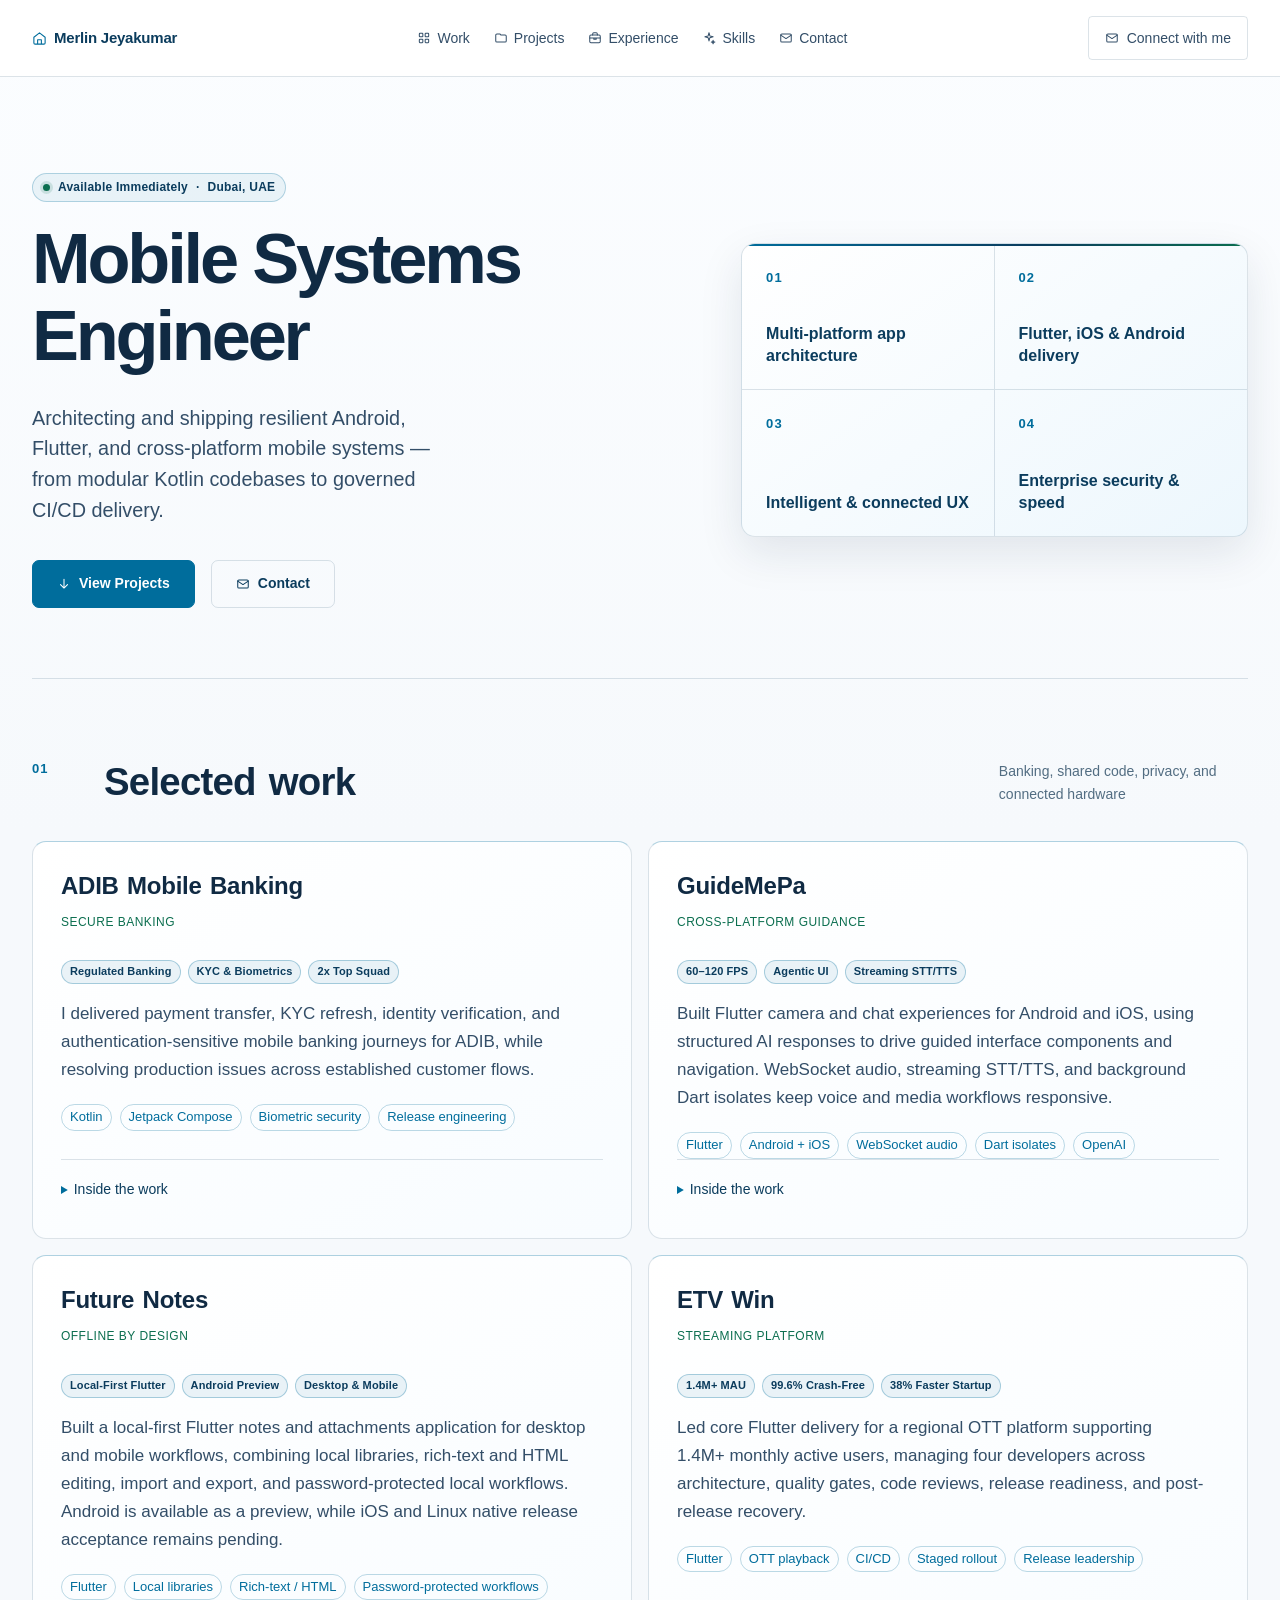
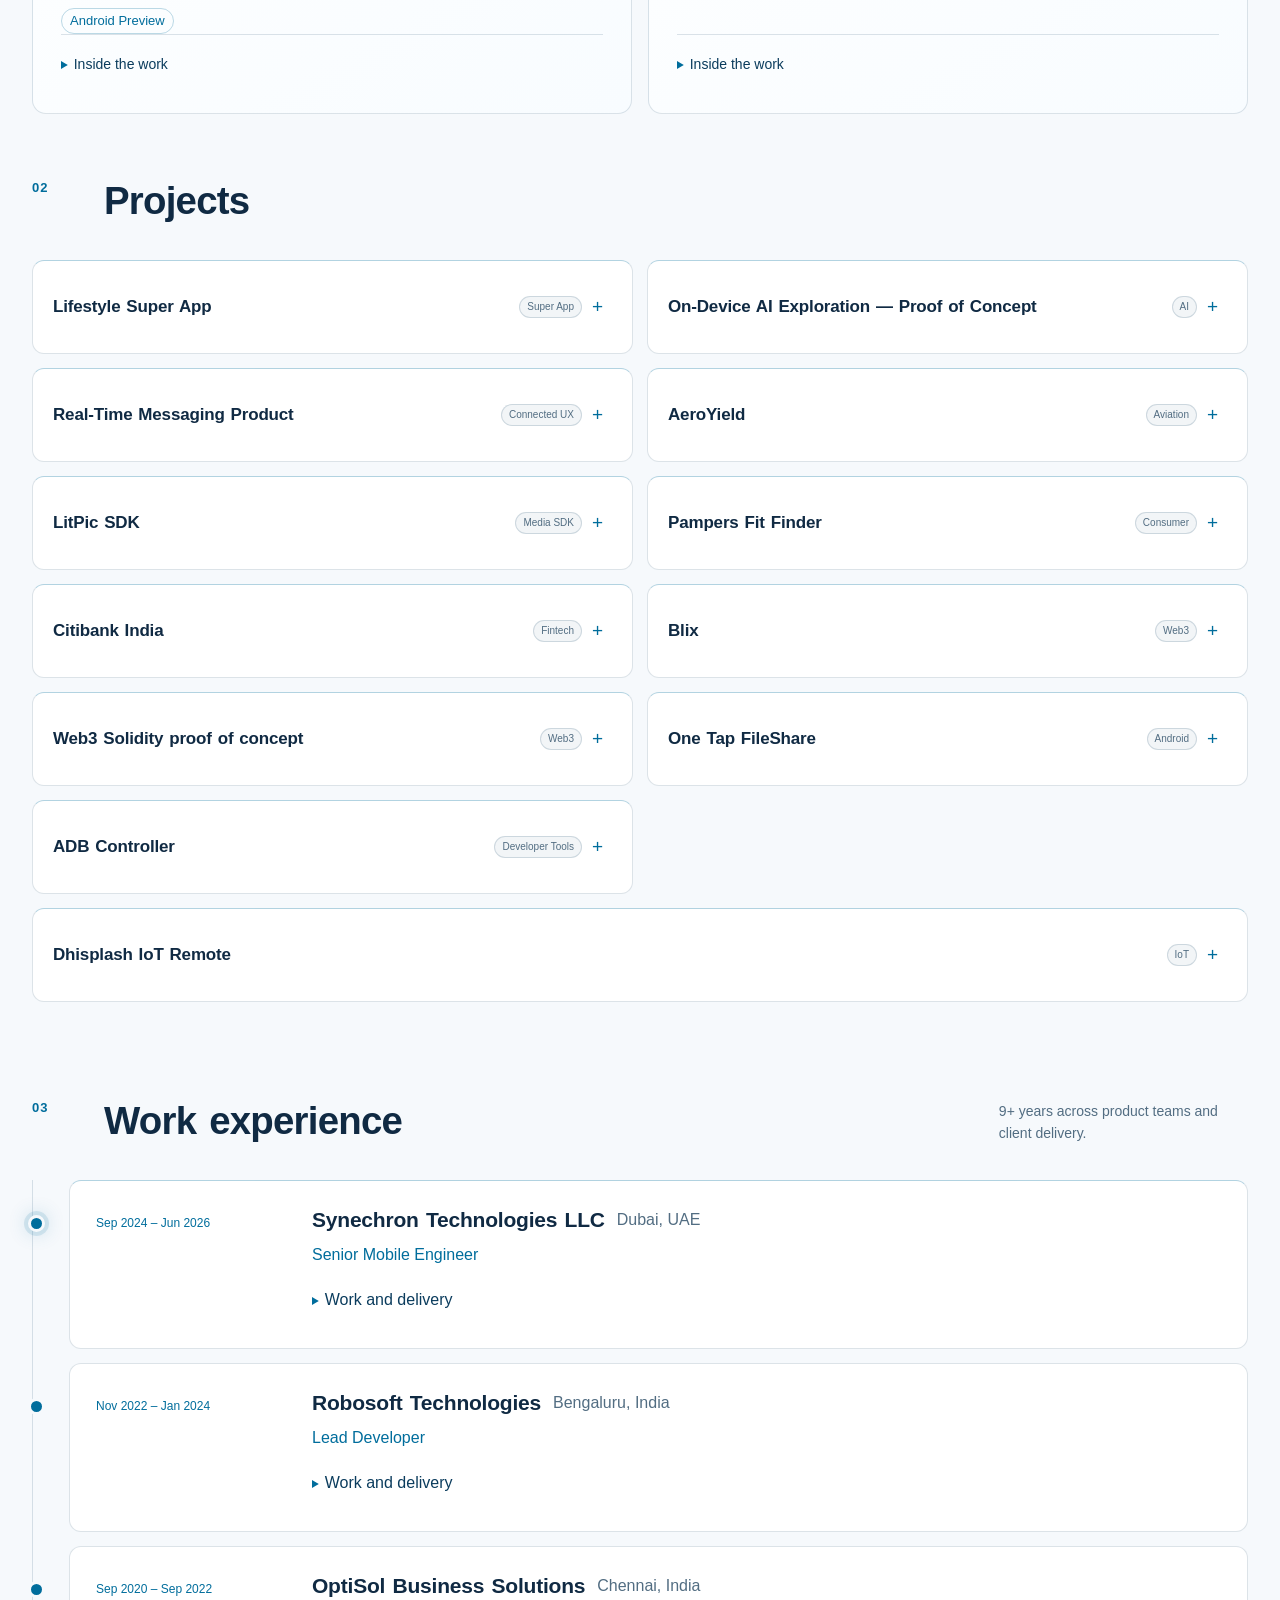
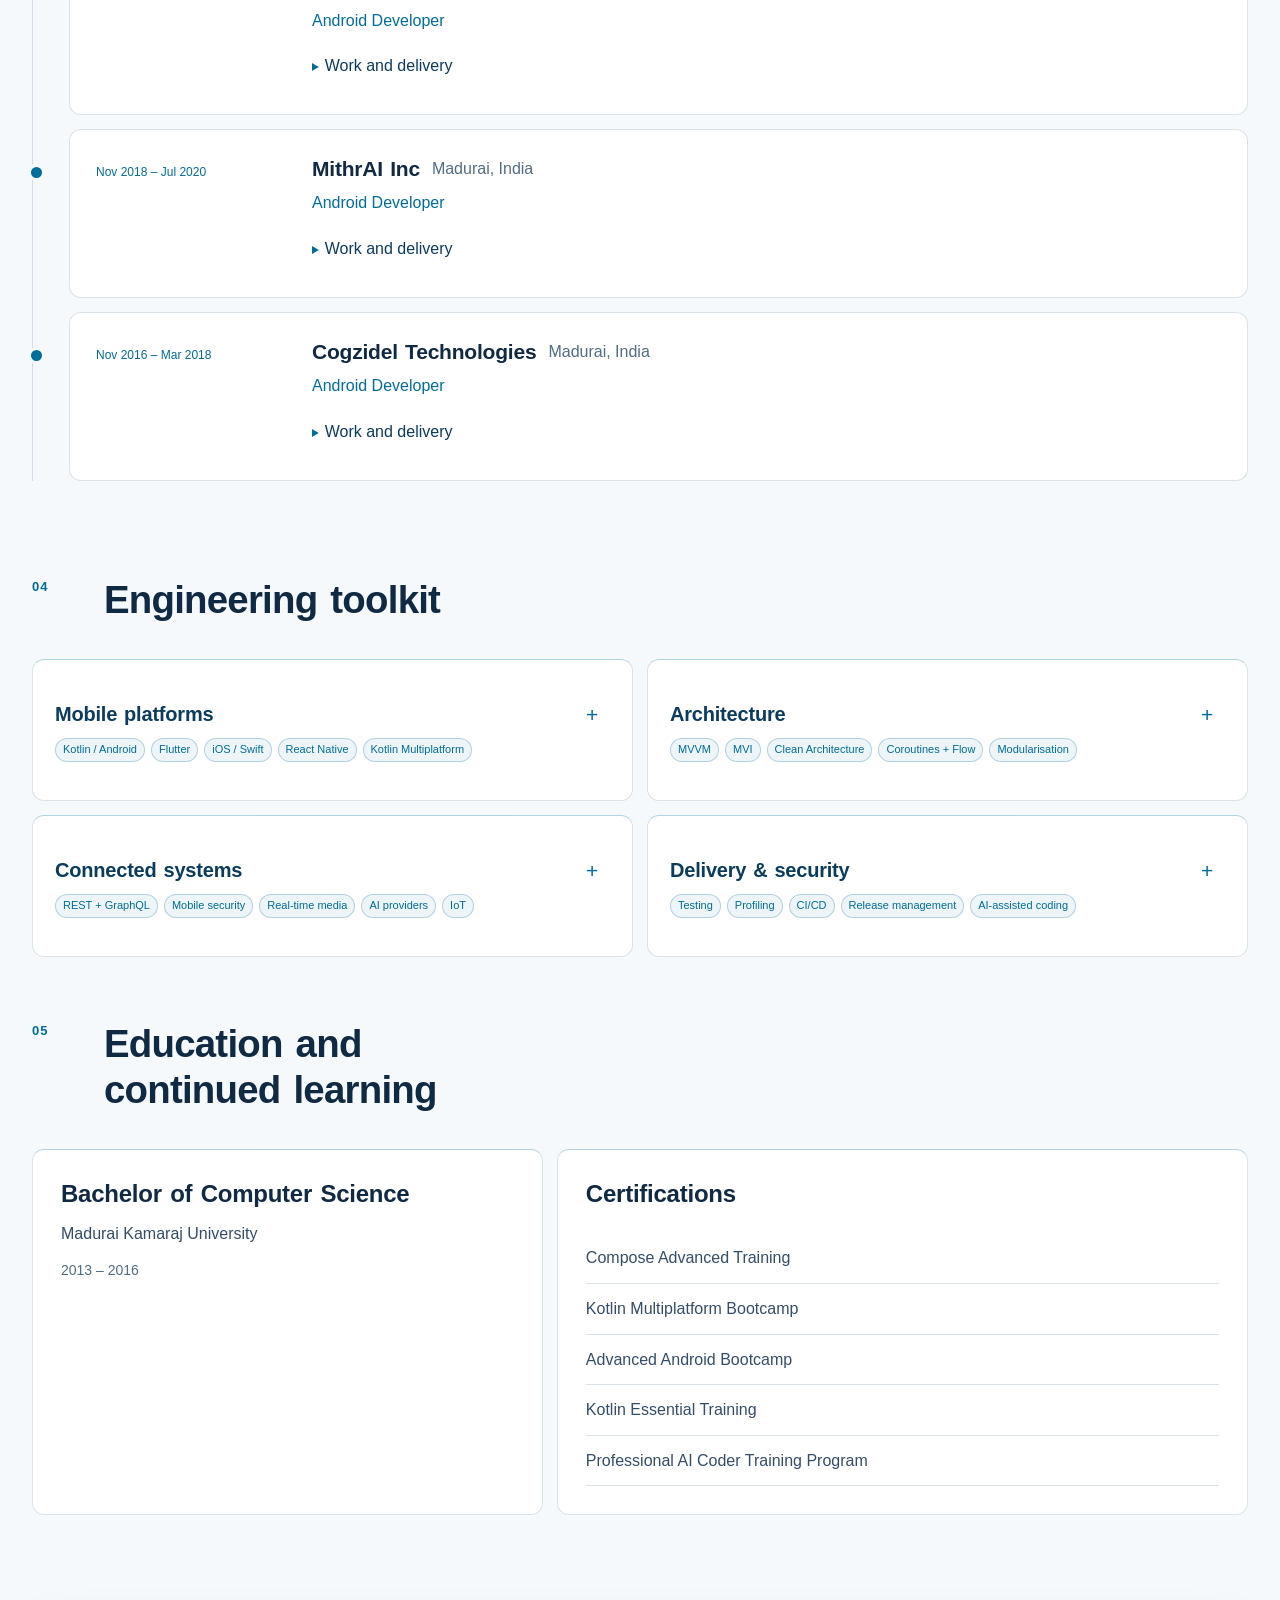
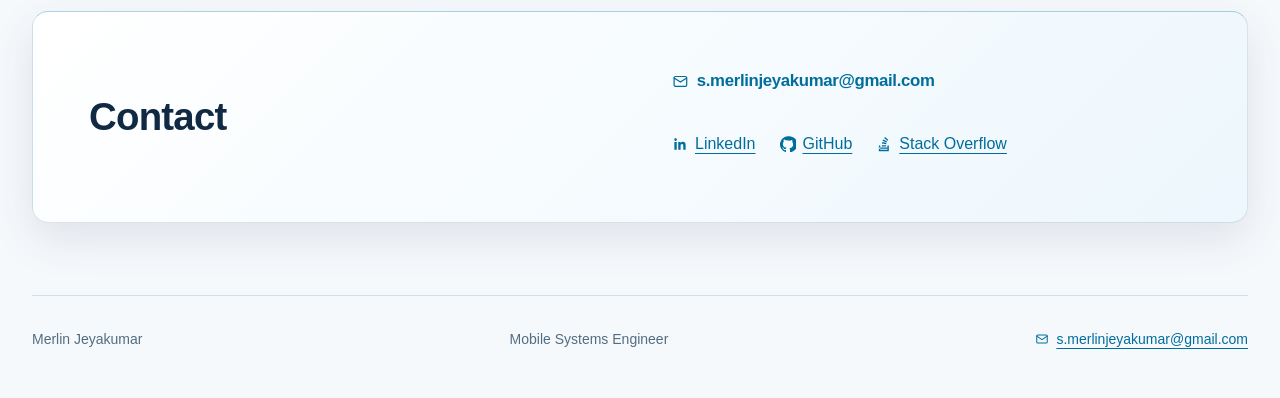
<file: index.html>
<!DOCTYPE html>
<html lang="en">
<head>
  <meta charset="UTF-8">
  <meta name="viewport" content="width=device-width, initial-scale=1.0">
  <meta name="theme-color" content="#f6f9fc">
  <meta name="description" content="Merlin Jeyakumar is a Mobile Systems Engineer in Dubai, UAE, with 9+ years architecting resilient Android, Flutter, and cross-platform mobile systems through modular Kotlin codebases and governed CI/CD delivery.">
  <meta name="author" content="Merlin Jeyakumar">
  <meta property="og:type" content="profile">
  <meta property="og:title" content="Merlin Jeyakumar — Mobile Systems Engineer | Flutter, Android &amp; iOS | UAE">
  <meta property="og:description" content="Merlin Jeyakumar is a Mobile Systems Engineer in Dubai, UAE, with 9+ years architecting resilient Android, Flutter, and cross-platform mobile systems through modular Kotlin codebases and governed CI/CD delivery.">
  <meta property="og:url" content="https://www.jeyk.dev">
  <meta name="twitter:card" content="summary">
  <meta name="twitter:title" content="Merlin Jeyakumar — Mobile Systems Engineer | Flutter, Android &amp; iOS | UAE">
  <meta name="twitter:description" content="Merlin Jeyakumar is a Mobile Systems Engineer in Dubai, UAE, with 9+ years architecting resilient Android, Flutter, and cross-platform mobile systems through modular Kotlin codebases and governed CI/CD delivery.">
  <link rel="canonical" href="https://www.jeyk.dev">
  <link rel="icon" type="image/svg+xml" href="/assets/favicon.svg">
  <title>Merlin Jeyakumar — Mobile Systems Engineer | Flutter, Android &amp; iOS | UAE</title>
  <script type="application/ld+json">
    {
      "@context": "https://schema.org",
      "@type": "Person",
      "name": "Merlin Jeyakumar",
      "jobTitle": "Mobile Systems Engineer",
      "email": "mailto:s.merlinjeyakumar@gmail.com",
      "url": "https://www.jeyk.dev",
      "sameAs": ["https://www.linkedin.com/in/merlin-jeyakumar", "https://github.com/merlinJeyakumar"]
    }
  </script>
  <link rel="stylesheet" href="styles.css">
  <script src="site.js" defer></script>
</head>
<body>
  <svg class="icon-sprite" aria-hidden="true" focusable="false" xmlns="http://www.w3.org/2000/svg">
    <symbol id="icon-arrow-down" viewBox="0 0 24 24"><path d="M12 4v15M6 13l6 6 6-6"/></symbol>
    <symbol id="icon-home" viewBox="0 0 24 24"><path d="m3 10 9-7 9 7v9a2 2 0 0 1-2 2H5a2 2 0 0 1-2-2zM9 21v-7h6v7"/></symbol>
    <symbol id="icon-work" viewBox="0 0 24 24"><rect x="4" y="4" width="6" height="6" rx="1"/><rect x="14" y="4" width="6" height="6" rx="1"/><rect x="4" y="14" width="6" height="6" rx="1"/><rect x="14" y="14" width="6" height="6" rx="1"/></symbol>
    <symbol id="icon-projects" viewBox="0 0 24 24"><path d="M3 7a2 2 0 0 1 2-2h5l2 2h7a2 2 0 0 1 2 2v8a2 2 0 0 1-2 2H5a2 2 0 0 1-2-2z"/></symbol>
    <symbol id="icon-experience" viewBox="0 0 24 24"><rect x="3" y="7" width="18" height="13" rx="2"/><path d="M8 7V5a2 2 0 0 1 2-2h4a2 2 0 0 1 2 2v2M3 12h18M10 12v2h4v-2"/></symbol>
    <symbol id="icon-skills" viewBox="0 0 24 24"><path d="m12 3 1.5 5.5L19 10l-5.5 1.5L12 17l-1.5-5.5L5 10l5.5-1.5zM19 16l.7 2.3L22 19l-2.3.7L19 22l-.7-2.3L16 19l2.3-.7z"/></symbol>
    <symbol id="icon-mail" viewBox="0 0 24 24"><rect x="3" y="5" width="18" height="14" rx="2"/><path d="m3 7 9 6 9-6"/></symbol>
    <symbol id="icon-linkedin" viewBox="0 0 24 24"><path d="M20.45 20.45h-3.55v-5.57c0-1.33-.03-3.04-1.85-3.04-1.85 0-2.14 1.45-2.14 2.94v5.67H9.35V9h3.41v1.56h.05c.48-.9 1.64-1.85 3.37-1.85 3.6 0 4.27 2.37 4.27 5.46v6.28zM5.34 7.43a2.06 2.06 0 1 1 0-4.12 2.06 2.06 0 0 1 0 4.12zM3.56 20.45h3.56V9H3.56z"/></symbol>
    <symbol id="icon-github" viewBox="0 0 24 24"><path d="M12 .5a12 12 0 0 0-3.79 23.4c.6.11.82-.26.82-.58v-2.23c-3.34.73-4.04-1.61-4.04-1.61-.55-1.39-1.33-1.76-1.33-1.76-1.09-.74.08-.72.08-.72 1.2.08 1.84 1.23 1.84 1.23 1.07 1.83 2.8 1.3 3.48.99.11-.78.42-1.3.76-1.6-2.66-.3-5.47-1.33-5.47-5.93 0-1.31.47-2.38 1.23-3.22-.12-.3-.53-1.52.12-3.17 0 0 1.01-.32 3.3 1.23A11.5 11.5 0 0 1 12 6.8c1.02 0 2.05.14 3.01.4 2.3-1.55 3.3-1.23 3.3-1.23.65 1.65.24 2.87.12 3.17.77.84 1.23 1.91 1.23 3.22 0 4.61-2.81 5.63-5.48 5.93.43.37.82 1.1.82 2.22v3.29c0 .32.22.69.83.57A12 12 0 0 0 12 .5"/></symbol>
    <symbol id="icon-stack-overflow" viewBox="0 0 24 24"><path d="M17.09 20.69v-6.4h2.13v8.53H4.29v-8.53h2.13v6.4zM8.72 15.86h6.4v-2.13h-6.4zm.27-4.71 6.27 1.31.44-2.08-6.27-1.31zm.82-3.93 5.8 2.71.9-1.93-5.8-2.71zm2.37-4.18 4.91 4.09 1.37-1.64-4.91-4.09zM4.47 19.24h12.8v-2.13H4.47z"/></symbol>
    <symbol id="icon-code" viewBox="0 0 24 24"><path d="m8 8-4 4 4 4M16 8l4 4-4 4M14 4l-4 16"/></symbol>
  </svg>
  <a class="skip-link" href="#top">Skip to content</a>
  <header class="topbar">
    <div class="container topbar-inner">
      <a class="wordmark" href="#top" aria-label="Merlin Jeyakumar, home"><svg class="link-icon" aria-hidden="true" focusable="false"><use href="#icon-home"/></svg><span>Merlin Jeyakumar</span></a>
      <nav class="primary-nav" aria-label="Primary navigation">
        <a href="#systems"><svg class="link-icon" aria-hidden="true" focusable="false"><use href="#icon-work"/></svg><span>Work</span></a><a href="#more-work"><svg class="link-icon" aria-hidden="true" focusable="false"><use href="#icon-projects"/></svg><span>Projects</span></a><a href="#work"><svg class="link-icon" aria-hidden="true" focusable="false"><use href="#icon-experience"/></svg><span>Experience</span></a><a href="#skills"><svg class="link-icon" aria-hidden="true" focusable="false"><use href="#icon-skills"/></svg><span>Skills</span></a><a href="#contact"><svg class="link-icon" aria-hidden="true" focusable="false"><use href="#icon-mail"/></svg><span>Contact</span></a>
      </nav>
      <a class="nav-action" href="mailto:s.merlinjeyakumar@gmail.com"><svg class="link-icon" aria-hidden="true" focusable="false"><use href="#icon-mail"/></svg><span>Connect with me</span></a>
      <details class="mobile-menu">
        <summary>Menu</summary>
        <nav aria-label="Mobile navigation">
          <a href="#systems"><svg class="link-icon" aria-hidden="true" focusable="false"><use href="#icon-work"/></svg><span>Work</span></a><a href="#more-work"><svg class="link-icon" aria-hidden="true" focusable="false"><use href="#icon-projects"/></svg><span>Projects</span></a><a href="#work"><svg class="link-icon" aria-hidden="true" focusable="false"><use href="#icon-experience"/></svg><span>Experience</span></a><a href="#skills"><svg class="link-icon" aria-hidden="true" focusable="false"><use href="#icon-skills"/></svg><span>Skills</span></a><a href="#contact"><svg class="link-icon" aria-hidden="true" focusable="false"><use href="#icon-mail"/></svg><span>Contact</span></a>
        </nav>
      </details>
    </div>
  </header>
  <main id="top" class="container">
    <section class="hero" aria-labelledby="hero-title">
      <div class="hero-copy" data-reveal>
        <p class="availability-badge"><span class="availability-dot" aria-hidden="true"></span>Available Immediately <span aria-hidden="true">·</span> Dubai, UAE</p>
        <h1 id="hero-title">Mobile Systems Engineer</h1>
        <p class="lead" data-copy="hero">Architecting and shipping resilient Android, Flutter, and cross-platform mobile systems — from modular Kotlin codebases to governed CI/CD delivery.</p>
        <div class="hero-actions"><a class="button primary" href="#systems"><svg class="link-icon" aria-hidden="true" focusable="false"><use href="#icon-arrow-down"/></svg><span>View Projects</span></a><a class="button quiet" href="#contact"><svg class="link-icon" aria-hidden="true" focusable="false"><use href="#icon-mail"/></svg><span>Contact</span></a></div>
      </div>
      <aside class="hero-rail" aria-label="Professional focus" data-reveal>
        <h2 class="sr-only">Professional focus</h2>
        <div class="focus-item"><span class="focus-index" aria-hidden="true">01</span><span>Multi-platform app architecture</span></div>
        <div class="focus-item"><span class="focus-index" aria-hidden="true">02</span><span>Flutter, iOS &amp; Android delivery</span></div>
        <div class="focus-item"><span class="focus-index" aria-hidden="true">03</span><span>Intelligent &amp; connected UX</span></div>
        <div class="focus-item"><span class="focus-index" aria-hidden="true">04</span><span>Enterprise security &amp; speed</span></div>
      </aside>
    </section>

    <section class="section" id="systems" aria-labelledby="selected-title">
      <div class="section-heading" data-reveal><span class="section-number" aria-hidden="true">01</span><div class="section-title"><h2 id="selected-title">Selected work</h2><p>Banking, shared code, privacy, and connected hardware</p></div></div>
      <div class="stories">
        <article class="story" id="adib" data-reveal>
          <div class="story-heading"><h3>ADIB Mobile Banking</h3><span class="project-kind">Secure banking</span></div>
          <div class="story-body">
            <ul class="impact-metrics" aria-label="ADIB Mobile Banking impact metrics"><li>Regulated Banking</li><li>KYC &amp; Biometrics</li><li>2x Top Squad</li></ul>
            <p data-copy="adib">I delivered payment transfer, KYC refresh, identity verification, and authentication-sensitive mobile banking journeys for ADIB, while resolving production issues across established customer flows.</p>
            <ul class="tags" aria-label="ADIB technologies"><li>Kotlin</li><li>Jetpack Compose</li><li>Biometric security</li><li>Release engineering</li></ul>
            <details class="story-details"><summary>Inside the work</summary><div class="detail-body"><p data-copy="adibDetail">I supported Compose migration, modularisation, code reviews, regulated releases, and release/rollback preparation across product, UI/UX, backend, QA, cybersecurity, and client dependencies. I also investigated crash, memory, and device-specific issues and supported app hardening, secure storage, certificate pinning, and biometric access.</p><p class="recognition">ADIB Alpha Squad Top Squad 2024/2025<br>Shield Award - Best Achiever</p></div></details>
          </div>
        </article>
        <article class="story" id="guidemepa" data-reveal>
          <div class="story-heading"><h3>GuideMePa</h3><span class="project-kind">Cross-platform guidance</span></div>
          <div class="story-body">
            <ul class="impact-metrics" aria-label="GuideMePa impact metrics"><li>60–120 FPS</li><li>Agentic UI</li><li>Streaming STT/TTS</li></ul>
            <p data-copy="guide">Built Flutter camera and chat experiences for Android and iOS, using structured AI responses to drive guided interface components and navigation. WebSocket audio, streaming STT/TTS, and background Dart isolates keep voice and media workflows responsive.</p>
            <ul class="tags" aria-label="GuideMePa technologies"><li>Flutter</li><li>Android + iOS</li><li>WebSocket audio</li><li>Dart isolates</li><li>OpenAI</li></ul>
            <details class="story-details"><summary>Inside the work</summary><div class="detail-body"><p data-copy="guideDetail">I used native platform channels for long-running work and encryption, then profiled rendering with Flutter DevTools and SchedulerBinding to keep build and raster work within 60–120 FPS targets.</p></div></details>
          </div>
        </article>
        <article class="story" id="future-notes" data-reveal>
          <div class="story-heading"><h3>Future Notes</h3><span class="project-kind">Offline by design</span></div>
          <div class="story-body">
            <ul class="impact-metrics" aria-label="Future Notes status"><li>Local-First Flutter</li><li>Android Preview</li><li>Desktop &amp; Mobile</li></ul>
            <p data-copy="notes">Built a local-first Flutter notes and attachments application for desktop and mobile workflows, combining local libraries, rich-text and HTML editing, import and export, and password-protected local workflows. Android is available as a preview, while iOS and Linux native release acceptance remains pending.</p>
            <ul class="tags" aria-label="Future Notes technologies"><li>Flutter</li><li>Local libraries</li><li>Rich-text / HTML</li><li>Password-protected workflows</li><li>Android Preview</li></ul>
            <details class="story-details"><summary>Inside the work</summary><div class="detail-body"><p data-copy="notesDetail">On Android, I resolved encrypted-media preview and background-file operation issues, then carried out regression and physical-device checks covering interruptions, progress, cancellation, and privacy-preserving notification content. Future Notes remains an Android Preview rather than a production store release.</p><a class="source-link" href="https://github.com/merlinJeyakumar/future-notes"><svg class="link-icon" aria-hidden="true" focusable="false"><use href="#icon-code"/></svg><span>View source</span></a></div></details>
          </div>
        </article>
        <article class="story" id="etv-win" data-reveal>
          <div class="story-heading"><h3>ETV Win</h3><span class="project-kind">Streaming platform</span></div>
          <div class="story-body">
            <ul class="impact-metrics" aria-label="ETV Win impact metrics"><li>1.4M+ MAU</li><li>99.6% Crash-Free</li><li>38% Faster Startup</li></ul>
            <p data-copy="etv">Led core Flutter delivery for a regional OTT platform supporting 1.4M+ monthly active users, managing four developers across architecture, quality gates, code reviews, release readiness, and post-release recovery.</p>
            <ul class="tags" aria-label="ETV Win technologies"><li>Flutter</li><li>OTT playback</li><li>CI/CD</li><li>Staged rollout</li><li>Release leadership</li></ul>
            <details class="story-details"><summary>Inside the work</summary><div class="detail-body"><p>Built reusable streaming modules for live and on-demand playback, local caching, DRM fallback, and reliable releases through GitHub Actions, Fastlane, TestFlight, and Google Play.</p></div></details>
          </div>
        </article>
      </div>
    </section>

    <section class="section" id="more-work" aria-labelledby="more-title">
      <div class="section-heading" data-reveal><span class="section-number" aria-hidden="true">02</span><div class="section-title"><h2 id="more-title">Projects</h2></div></div>
      <div class="project-index" data-reveal>
        <details class="project-item"><summary><span class="project-name">Lifestyle Super App</span><span class="project-domain">Super App</span></summary><div class="detail-body"><p data-copy="lifestyle">Built a modular Flutter super app spanning Payments, Rewards, Marketplace, KYC, Support, and AI journaling. The domains were kept separate so six teams could work and release independently, while corporate sign-in, biometric and two-step verification, and tiered KYC supported wallet journeys.</p></div></details>
        <details class="project-item"><summary><span class="project-name">On-Device AI Exploration — Proof of Concept</span><span class="project-domain">AI</span></summary><div class="detail-body"><p data-copy="onDeviceAi">Evaluated Android Gemma models through MediaPipe GenAI and explored Core ML for iOS chat assistance and speech-to-text use cases. Kept local-inference exploration separate from cloud-based AI integrations.</p></div></details>
        <details class="project-item"><summary><span class="project-name">Real-Time Messaging Product</span><span class="project-domain">Connected UX</span></summary><div class="detail-body"><p data-copy="real-time-messaging">Built real-time Android messaging and voice/video features with offline and background processing, REST APIs, Firebase Cloud Messaging, push notifications, and connected-device workflows.</p></div></details>
        <details class="project-item"><summary><span class="project-name">AeroYield</span><span class="project-domain">Aviation</span></summary><div class="detail-body"><p data-copy="aero">The integration of field sensors and aerial inspections into a single mobile workflow is made possible by the shared Kotlin core, which connects soil readings, drone telemetry, thermal imagery, and irrigation controls across Android and iOS.</p><p data-copy="aeroDetail">I combined drone telemetry and field-sensor data into a shared mobile core that can be used for aerial inspections and irrigation controls.</p></div></details>
        <details class="project-item"><summary><span class="project-name">LitPic SDK</span><span class="project-domain">Media SDK</span></summary><div class="detail-body"><p data-copy="litpic">Integrated Java and Kotlin modules to enable media processing, bridge debugging, and release support for React Native, as well as camera and video capabilities.</p><p>Camera2, OpenGL, FFmpeg, MediaMuxer, ExoPlayer, and WebRTC.</p></div></details>
        <details class="project-item"><summary><span class="project-name">Pampers Fit Finder</span><span class="project-domain">Consumer</span></summary><div class="detail-body"><p data-copy="pampers">I used GraphQL functionality, integrated camera scanning and image-processing flows with ML Kit, and provided support for unit, user interface (UI), and regression tests.</p></div></details>
        <details class="project-item"><summary><span class="project-name">Citibank India</span><span class="project-domain">Fintech</span></summary><div class="detail-body"><p data-copy="citibank">Focused on mobile hardening, transaction validation, encryption, biometrics, certificate pinning, and secure local storage.</p><p>AppDome Shield, SSL pinning, AES encryption, biometrics, and secure storage.</p></div></details>
        <details class="project-item"><summary><span class="project-name">Blix</span><span class="project-domain">Web3</span></summary><div class="detail-body"><p data-copy="blix">I designed image-to-NFT creation and wallet-connected marketplace capabilities on Polygon, along with application monitoring and production releases.</p><p>Camera2, ML Kit, MVVM, Firebase, in-app purchases, and Polygon.</p></div></details>
        <details class="project-item"><summary><span class="project-name">Web3 Solidity proof of concept</span><span class="project-domain">Web3</span></summary><div class="detail-body"><p data-copy="web3">Built an Android proof of concept for wallet creation, connection, transfers, and Polygon NFT minting, verifying the communication between the app, wallet, network, &amp; smart contract.</p><p>Android, Kotlin, Solidity, MetaMask, Polygon, and Infura.</p><a class="source-link" href="https://github.com/merlinJeyakumar/NFT-Web3-Android"><svg class="link-icon" aria-hidden="true" focusable="false"><use href="#icon-code"/></svg><span>View source</span></a></div></details>
        <details class="project-item"><summary><span class="project-name">One Tap FileShare</span><span class="project-domain">Android</span></summary><div class="detail-body"><p data-copy="fileshare">Customized local-network file transfers for Android phones and TV devices, with connection setup, transfer-state feedback, and navigation for both screen types.</p><p>FTP server/client, Android, Android TV, file handling, and local networking.</p></div></details>
        <details class="project-item"><summary><span class="project-name">ADB Controller</span><span class="project-domain">Developer Tools</span></summary><div class="detail-body"><p data-copy="adb">Built a desktop ADB controller with integrated QR pairing, network auto-discovery, and connection monitoring for Windows, macOS, and Android operating systems.</p><p>Kotlin, Compose, ADB, QR pairing, network discovery, and desktop packaging.</p><a class="source-link" href="https://github.com/merlinJeyakumar/Desktop-Adb-compose-kotlin"><svg class="link-icon" aria-hidden="true" focusable="false"><use href="#icon-code"/></svg><span>View source</span></a></div></details>
        <details class="project-item"><summary><span class="project-name">Dhisplash IoT Remote</span><span class="project-domain">IoT</span></summary><div class="detail-body"><p data-copy="dhisplash">Integrated mobile controls to smart devices through AWS IoT integration, local discovery, and remote commands, with a focus on connection handling and background reliability.</p><p>AWS IoT SDK, ESP32, BLE, TCP/IP and UDP discovery, Gson, and Firebase Performance.</p></div></details>
      </div>
    </section>

    <section class="section" id="work" aria-labelledby="career-title">
      <div class="section-heading" data-reveal><span class="section-number" aria-hidden="true">03</span><div class="section-title"><h2 id="career-title">Work experience</h2><p>9+ years across product teams and client delivery.</p></div></div>
      <div class="timeline" data-reveal>
        <article class="role role-current"><div class="role-date">Sep 2024 – Jun 2026</div><div class="role-main"><div class="employer-line"><h3>Synechron Technologies LLC</h3><span class="workplace">Dubai, UAE</span></div><p class="role-title">Senior Mobile Engineer</p><details><summary>Work and delivery</summary><div class="detail-body"><p data-copy="synechron">Delivered payment transfer, KYC refresh, identity verification, and authentication-sensitive banking journeys for ADIB, while coordinating regulated releases and resolving production issues across established customer flows.</p><p>Supported Compose migration, modularisation, CI/CD, rollback preparation, code reviews, and cross-functional delivery with product, UI/UX, backend, QA, cybersecurity, release, and client teams.</p></div></details></div></article>
        <article class="role"><div class="role-date">Nov 2022 – Jan 2024</div><div class="role-main"><div class="employer-line"><h3>Robosoft Technologies</h3><span class="workplace">Bengaluru, India</span></div><p class="role-title">Lead Developer</p><details><summary>Work and delivery</summary><div class="detail-body"><p data-copy="robosoft">Managed core Flutter and native mobile delivery for ETV Win, coordinating four developers across architecture, sprint planning, code reviews, quality gates, release readiness, and post-release recovery with product, backend, and QA teams.</p><p>Projects: ETV Win OTT Streaming Platform and Blix NFT Marketplace</p></div></details></div></article>
        <article class="role"><div class="role-date">Sep 2020 – Sep 2022</div><div class="role-main"><div class="employer-line"><h3>OptiSol Business Solutions</h3><span class="workplace">Chennai, India</span></div><p class="role-title">Android Developer</p><details><summary>Work and delivery</summary><div class="detail-body"><p data-copy="optisol">Managed three reporting developers while delivering consumer and banking features, reusable integrations, camera and real-time media capabilities, React Native bridges, security hardening, QA readiness, and production fixes.</p></div></details></div></article>
        <article class="role"><div class="role-date">Nov 2018 – Jul 2020</div><div class="role-main"><div class="employer-line"><h3>MithrAI Inc</h3><span class="workplace">Madurai, India</span></div><p class="role-title">Android Developer</p><details><summary>Work and delivery</summary><div class="detail-body"><p data-copy="mithrai">Built AI-assisted communication, voice and video, real-time messaging, offline/background processing, REST API, Firebase Cloud Messaging, push notification, and connected-device workflows.</p></div></details></div></article>
        <article class="role"><div class="role-date">Nov 2016 – Mar 2018</div><div class="role-main"><div class="employer-line"><h3>Cogzidel Technologies</h3><span class="workplace">Madurai, India</span></div><p class="role-title">Android Developer</p><details><summary>Work and delivery</summary><div class="detail-body"><p data-copy="cogzidel">Delivered Firebase-backed mobile products, Google Play releases, offline synchronisation improvements, customer-issue resolution, and maintainable Android delivery.</p></div></details></div></article>
      </div>
    </section>

    <section class="section" id="skills" aria-labelledby="skills-title">
      <div class="section-heading" data-reveal><span class="section-number" aria-hidden="true">04</span><div class="section-title"><h2 id="skills-title">Engineering toolkit</h2></div></div>
      <div class="toolkit" id="stack" data-reveal>
        <details class="toolkit-row"><summary><span class="toolkit-name">Mobile platforms</span><span class="toolkit-terms skill-pills" aria-label="Mobile platform skills"><span class="skill-pill">Kotlin / Android</span><span class="skill-pill">Flutter</span><span class="skill-pill">iOS / Swift</span><span class="skill-pill">React Native</span><span class="skill-pill">Kotlin Multiplatform</span></span></summary><div class="detail-body"><p data-copy="platforms">Native Android is my primary platform. I build Flutter applications for Android and iOS preview work, use React Native where native bridges are needed, and explore Kotlin Multiplatform for suitable shared mobile logic.</p><p>Dart, React Native bridge work, Swift, SwiftUI, UIKit, Android Studio, and Xcode.</p></div></details>
        <details class="toolkit-row"><summary><span class="toolkit-name">Architecture</span><span class="toolkit-terms skill-pills" aria-label="Architecture skills"><span class="skill-pill">MVVM</span><span class="skill-pill">MVI</span><span class="skill-pill">Clean Architecture</span><span class="skill-pill">Coroutines + Flow</span><span class="skill-pill">Modularisation</span></span></summary><div class="detail-body"><p data-copy="architecture">I refactor established codebases, break down reusable business logic, and guide implementation choices through code reviews and technical discussions.</p><p>Hilt/Dagger, Room, SQLite, shared business logic, Kotlin Spring Boot, and code refactoring.</p></div></details>
        <details class="toolkit-row"><summary><span class="toolkit-name">Connected systems</span><span class="toolkit-terms skill-pills" aria-label="Connected systems skills"><span class="skill-pill">REST + GraphQL</span><span class="skill-pill">Mobile security</span><span class="skill-pill">Real-time media</span><span class="skill-pill">AI providers</span><span class="skill-pill">IoT</span></span></summary><div class="detail-body"><p data-copy="integrations">I integrate mobile experiences with banking services, real-time communication, AI providers, wallets, and connected hardware.</p><p>OAuth, SSL pinning, Android KeyStore, AES encryption, biometrics, AppDome, DexGuard, WebRTC, and Web3.</p></div></details>
        <details class="toolkit-row"><summary><span class="toolkit-name">Delivery &amp; security</span><span class="toolkit-terms skill-pills" aria-label="Delivery and security skills"><span class="skill-pill">Testing</span><span class="skill-pill">Profiling</span><span class="skill-pill">CI/CD</span><span class="skill-pill">Release management</span><span class="skill-pill">AI-assisted coding</span></span></summary><div class="detail-body"><p data-copy="delivery">Using AI-assisted tools with code review, I follow features through testing, profiling, release validation, production investigation, hotfixes, and rollback support.</p><p>JUnit, Mockito, Espresso, Kakao, regression testing, Gradle, Bazel, Fastlane, GitHub CI, Play Console, feature flags, and trunk-based development.</p></div></details>
      </div>
    </section>

    <section class="section" id="education" aria-labelledby="education-title">
      <div class="section-heading" data-reveal><span class="section-number" aria-hidden="true">05</span><div class="section-title"><h2 id="education-title">Education and continued learning</h2></div></div>
      <div class="credentials" data-reveal>
        <div class="degree"><h3>Bachelor of Computer Science</h3><p>Madurai Kamaraj University</p><small>2013 – 2016</small></div>
        <div class="certifications"><h3>Certifications</h3><ul><li>Compose Advanced Training</li><li>Kotlin Multiplatform Bootcamp</li><li>Advanced Android Bootcamp</li><li>Kotlin Essential Training</li><li>Professional AI Coder Training Program</li></ul></div>
      </div>
    </section>

    <section class="section" id="contact" aria-labelledby="contact-title">
      <div class="contact-panel" data-reveal>
        <div class="contact-copy"><h2 id="contact-title">Contact</h2></div>
        <div class="contact-links"><a class="contact-email" href="mailto:s.merlinjeyakumar@gmail.com"><svg class="link-icon" aria-hidden="true" focusable="false"><use href="#icon-mail"/></svg><span>s.merlinjeyakumar@gmail.com</span></a><div class="profile-links"><a href="https://www.linkedin.com/in/merlin-jeyakumar"><svg class="link-icon brand-icon" aria-hidden="true" focusable="false"><use href="#icon-linkedin"/></svg><span>LinkedIn</span></a><a href="https://github.com/merlinJeyakumar"><svg class="link-icon brand-icon" aria-hidden="true" focusable="false"><use href="#icon-github"/></svg><span>GitHub</span></a><a href="https://stackoverflow.com/users/10110990/merlin-jeyakumar"><svg class="link-icon brand-icon" aria-hidden="true" focusable="false"><use href="#icon-stack-overflow"/></svg><span>Stack Overflow</span></a></div></div>
      </div>
    </section>
  </main>
  <footer class="site-footer container"><span>Merlin Jeyakumar</span><span>Mobile Systems Engineer</span><a href="mailto:s.merlinjeyakumar@gmail.com"><svg class="link-icon" aria-hidden="true" focusable="false"><use href="#icon-mail"/></svg><span>s.merlinjeyakumar@gmail.com</span></a></footer>
</body>
</html>
</file>
<file: styles.css>
/* Hallmark · redesign: full (selected sections) · genre: modern-minimal · theme: retained portfolio brand · shape: Long Document · hero: Banner · job: hire · imagery: real system diagram · v2.0.0 */
/* Hallmark · pre-emit critique: P4 H4 E4 S5 R4 V3 · weakest: V, retain the approved brand while replacing repeated card grids with story rows and a project index */
/* Hallmark · waive 1 · Calibri is the requested display and interface face for this portfolio */
/* Hallmark · waive 78 · this is a Long Document with inline project and career headings · Restrained portfolio section headings preserve the user's approved scale */
/* Hallmark · finish-review: subagent · 3 findings · 3 resolved · mobile diagram reflow, visible project domains, varied section rhythm */
:root {
  --background: #f6f9fc; --surface-low: #eef4f8; --surface: #ffffff; --surface-high: #e7f1f8;
  --text: #102a43; --muted: #334e68; --dim: #526d82; --line: #c8d8e6;
  --primary: #0b3c5d; --secondary: #006d9c; --tertiary: #0b6e4f; --button-text: #ffffff;
  --glass: rgba(255, 255, 255, 0.92); --rule: rgba(11, 60, 93, 0.14); --surface-edge: rgba(0, 109, 156, 0.3); --selection: rgba(0, 109, 156, 0.16);
  --font-body: Calibri, Candara, "Segoe UI", Arial, sans-serif; --font-mono: Calibri, Candara, "Segoe UI", Arial, sans-serif;
  --space-xs: 8px; --space-sm: 12px; --space-md: 16px; --space-lg: 24px; --space-xl: 32px;
  --space-2xl: 48px; --space-3xl: 64px; --space-4xl: 96px; --space-section: 128px; --space-lead-in: 72px;
  --container: 1280px; --radius: 6px; --color-focus: #006d9c; --color-accent-ink: #ffffff; --z-sticky-nav: 300;
  --motion-fast: 120ms; --motion-standard: 220ms; --motion-emphasis: 360ms; --ease-out: cubic-bezier(.2, 0, 0, 1);
  color-scheme: light;
}
* { box-sizing: border-box; }
html { overflow-x: clip; scroll-behavior: smooth; scroll-padding-top: 112px; }
body { overflow-x: clip; margin: 0; background: var(--background); color: var(--text); font-family: var(--font-body); font-size: 16px; line-height: 1.6; font-synthesis: none; scrollbar-color: var(--line) var(--background); caret-color: var(--secondary); }
::selection { background: var(--selection); color: var(--text); }
a { color: var(--secondary); text-underline-offset: 4px; }
a:hover { color: var(--primary); }
a:active, summary:active { opacity: 0.8; }
:is(a, button, summary):focus-visible { outline: 2px solid var(--color-focus); outline-offset: 6px; border-radius: 2px; }
h1, h2, h3, p, figure, dl, dd { margin: 0; }
h1, h2, h3 { min-width: 0; overflow-wrap: break-word; text-wrap: balance; color: var(--text); font-weight: 700; letter-spacing: 0; }
h1 { font-size: 56px; line-height: 1.1; max-width: 14ch; }
h2 { font-size: 36px; line-height: 1.2; max-width: 25ch; }
h3 { font-size: 24px; line-height: 1.3; }
p { max-width: 65ch; text-wrap: pretty; }
ul { padding-left: var(--space-lg); }
small { font-size: 14px; }
.container { width: min(var(--container), calc(100% - 64px)); margin-inline: auto; }
.icon-sprite { position: absolute; width: 0; height: 0; overflow: hidden; pointer-events: none; }
.link-icon { width: 1em; height: 1em; flex: 0 0 auto; fill: none; stroke: currentColor; stroke-linecap: round; stroke-linejoin: round; stroke-width: 1.75; }
.link-icon.brand-icon { fill: currentColor; stroke: none; }
.skip-link { position: fixed; top: var(--space-md); left: var(--space-md); z-index: 500; padding: var(--space-sm) var(--space-md); background: var(--surface-high); color: var(--text); transform: translateY(-160%); }
.skip-link:focus-visible { transform: none; }
.topbar { position: sticky; top: 0; z-index: var(--z-sticky-nav); background: var(--glass); backdrop-filter: blur(14px); border-bottom: 1px solid var(--rule); }
.topbar-inner { min-height: 88px; display: flex; align-items: center; justify-content: space-between; gap: var(--space-lg); }
.wordmark { max-width: 29ch; display: inline-flex; align-items: center; gap: 7px; color: var(--primary); font-family: var(--font-mono); font-size: 15px; line-height: 1.45; font-weight: 700; letter-spacing: -0.015em; text-decoration: none; }
.wordmark .link-icon { color: var(--secondary); }
.primary-nav { display: flex; gap: var(--space-lg); align-items: center; }
.primary-nav a, .nav-action { font-size: 14px; color: var(--muted); text-decoration: none; white-space: nowrap; }
.primary-nav a { display: inline-flex; align-items: center; gap: 6px; min-height: 44px; }
.primary-nav a:hover, .nav-action:hover { color: var(--secondary); }
.nav-action { min-height: 44px; display: inline-flex; align-items: center; gap: 8px; padding-inline: var(--space-md); border: 1px solid var(--rule); border-radius: 4px; }
.mobile-menu { display: none; position: relative; }
.mobile-menu summary { min-height: 48px; display: flex; align-items: center; cursor: pointer; color: var(--secondary); font-family: var(--font-mono); font-size: 15px; font-weight: 700; letter-spacing: -0.01em; }
.mobile-menu nav { position: absolute; right: 0; top: 100%; min-width: 200px; padding: var(--space-sm); background: var(--surface); border: 1px solid var(--rule); border-radius: var(--radius); }
.mobile-menu nav a { display: flex; align-items: center; gap: 8px; min-height: 48px; padding-inline: var(--space-sm); text-decoration: none; }
.hero { display: flex; align-items: flex-end; gap: var(--space-3xl); padding-block: var(--space-3xl) var(--space-2xl); }
.hero-copy { flex: 1 1 560px; min-width: 0; }
.lead { margin-top: var(--space-lg); font-size: 20px; line-height: 1.6; color: var(--muted); max-width: 42ch; }
.hero-actions { display: flex; flex-wrap: wrap; gap: var(--space-md); margin-top: var(--space-xl); }
.button { min-height: 48px; display: inline-flex; align-items: center; justify-content: center; gap: 8px; padding-inline: var(--space-lg); border: 1px solid var(--secondary); border-radius: 4px; text-decoration: none; font-weight: 700; font-size: 14px; white-space: nowrap; }
.button.primary { color: var(--button-text); background: var(--secondary); }
.button.primary:hover { background: var(--primary); border-color: var(--primary); }
.button.quiet { border-color: var(--rule); color: var(--primary); }
.button.quiet:hover { border-color: var(--secondary); color: var(--secondary); }
.section { padding-block: var(--space-3xl) var(--space-4xl); }
.hero + .section { padding-top: var(--space-lead-in); }
.section + .section { padding-top: var(--space-section); }
#systems { padding-bottom: var(--space-3xl); }
#more-work { padding-top: var(--space-3xl); padding-bottom: var(--space-2xl); }
#work { padding-top: var(--space-4xl); padding-bottom: var(--space-3xl); }
#skills { padding-top: var(--space-4xl); padding-bottom: var(--space-2xl); }
#education { padding-top: var(--space-3xl); padding-bottom: var(--space-xl); }
#contact { padding-top: var(--space-4xl); padding-bottom: var(--space-3xl); }
.section-heading { display: flex; align-items: baseline; justify-content: space-between; gap: var(--space-xl); margin-bottom: var(--space-2xl); }
.section-heading > p { color: var(--dim); font-size: 14px; max-width: 32ch; }
.stories { border-top: 1px solid var(--rule); }
.story { display: flex; gap: var(--space-2xl); padding-block: var(--space-2xl); border-bottom: 1px solid var(--rule); min-height: 264px; }
.story-heading { flex: 0 0 29%; min-width: 0; }
.project-kind { display: block; margin-top: var(--space-sm); color: var(--dim); font-size: 14px; }
.story-body { flex: 1; min-width: 0; }
.story-body > p { color: var(--muted); font-size: 18px; }
.tags { display: flex; flex-wrap: wrap; gap: var(--space-xs) var(--space-lg); margin: var(--space-lg) 0 0; padding: 0; list-style: none; }
.tags li { color: var(--secondary); font-size: 16px; }
.story-details { margin-top: var(--space-md); }
summary { cursor: pointer; color: var(--primary); font-size: 16px; min-height: 44px; padding-block: var(--space-xs); }
summary::marker { color: var(--secondary); font-size: 12px; }
summary:hover { color: var(--secondary); }
.detail-body { padding-block: var(--space-md) var(--space-xs); color: var(--muted); }
.detail-body p + p { margin-top: var(--space-md); }
.detail-body a { display: inline-flex; align-items: center; gap: 7px; min-height: 44px; margin-top: var(--space-sm); }
.recognition { color: var(--tertiary); font-size: 14px; }
.project-index { border-top: 1px solid var(--rule); }
.project-item { border-bottom: 1px solid var(--rule); }
.project-item > summary { min-height: 72px; padding-block: var(--space-lg); }
.project-name { margin-left: var(--space-sm); font-weight: 700; }
.project-domain { float: right; color: var(--dim); font-size: 14px; margin-left: var(--space-md); }
.project-item .detail-body { padding: 0 var(--space-xl) var(--space-lg); }
.timeline { border-left: 1px solid var(--rule); padding-left: var(--space-xl); }
.role { display: flex; gap: var(--space-xl); padding-block: var(--space-xl); position: relative; }
.role::before { content: ""; position: absolute; left: -37px; top: 42px; width: 8px; height: 8px; background: var(--secondary); border: 2px solid var(--background); }
.role + .role { border-top: 1px solid var(--rule); }
.role-date { flex: 0 0 176px; font-family: var(--font-mono); font-size: 14px; color: var(--dim); padding-top: var(--space-xs); }
.role-main { flex: 1; min-width: 0; }
.role h3 { font-size: 22px; }
.employer-line { display: flex; flex-wrap: wrap; align-items: center; gap: var(--space-sm); }
.workplace { color: var(--dim); font-size: 16px; font-weight: 400; }
.role-title { color: var(--secondary); margin-top: var(--space-xs); }
.role details { margin-top: var(--space-sm); }
.role .detail-body { padding-top: var(--space-xs); }
.toolkit { border-top: 1px solid var(--rule); }
.toolkit-row { padding-block: var(--space-xl); border-bottom: 1px solid var(--rule); }
.toolkit-row > summary { display: flex; align-items: center; justify-content: space-between; gap: var(--space-xl); list-style: none; }
.toolkit-row > summary::after { content: "+"; font-size: 24px; color: var(--secondary); }
.toolkit-row[open] > summary::after { content: "−"; }
.toolkit-name { flex: 0 0 28%; font-size: 22px; font-weight: 700; }
.toolkit-terms { flex: 1; color: var(--dim); font-size: 16px; text-align: right; }
.credentials { display: flex; gap: var(--space-3xl); align-items: flex-start; }
.degree { flex: 0 0 35%; }
.degree h3 { margin-bottom: var(--space-sm); }
.degree p { color: var(--muted); }
.degree small { display: block; margin-top: var(--space-sm); color: var(--dim); }
.certifications { flex: 1; min-width: 0; }
.certifications h3 { margin-bottom: var(--space-lg); }
.certifications ul { padding: 0; margin: 0; list-style: none; }
.certifications li { padding-block: var(--space-sm); border-bottom: 1px solid var(--rule); color: var(--muted); }
.certifications details { margin-top: var(--space-lg); }
.contact-panel { display: flex; justify-content: space-between; align-items: center; gap: var(--space-3xl); padding-block: var(--space-3xl); border-block: 1px solid var(--rule); }
.contact-copy { flex: 1; }
.contact-copy p { color: var(--muted); margin-top: var(--space-lg); }
.contact-links { flex: 1; min-width: 0; }
.contact-email { display: inline-flex; align-items: center; gap: 8px; min-width: 0; color: var(--secondary); font-size: clamp(0.85rem, 3.8vw, 1.05rem); font-weight: 700; letter-spacing: -0.02em; text-decoration: none; white-space: nowrap; overflow-wrap: normal; }
.profile-links { display: flex; flex-wrap: wrap; align-items: center; gap: var(--space-lg); margin-top: var(--space-lg); }
.profile-links a { min-height: 44px; display: inline-flex; align-items: center; gap: 7px; font-size: 16px; white-space: nowrap; }
.site-footer { display: flex; align-items: center; justify-content: space-between; flex-wrap: wrap; gap: var(--space-md); padding-block: var(--space-xl) var(--space-2xl); color: var(--dim); font-size: 14px; }
.site-footer a { display: inline-flex; align-items: center; gap: 7px; white-space: nowrap; }
@media (max-width: 1100px) { .primary-nav { gap: var(--space-md); } .nav-action { display: none; } }
@media (max-width: 959px) {
  .container { width: min(var(--container), calc(100% - 48px)); }
  .primary-nav, .nav-action { display: none; } .mobile-menu { display: block; }
  .hero { flex-direction: column; align-items: stretch; gap: var(--space-2xl); min-height: auto; padding-block: var(--space-3xl); }
  .hero-copy { flex: auto; }
  .story { gap: var(--space-xl); } .story-heading { flex-basis: 28%; }
  .role { gap: var(--space-lg); } .role-date { flex-basis: 152px; }
  .employer-line { flex-direction: column; align-items: flex-start; gap: var(--space-xs); }
}
@media (max-width: 600px) {
  .container { width: calc(100% - 32px); }
  .topbar-inner { min-height: 80px; gap: var(--space-md); } .wordmark { max-width: 23ch; font-size: 15px; }
  h1 { font-size: 40px; } h2 { font-size: 28px; } h3 { font-size: 23px; }
  .lead, .story-body > p { font-size: 16px; }
  .hero { padding-block: var(--space-2xl); gap: var(--space-xl); }
  .section { padding-block: var(--space-2xl) var(--space-3xl); } .section + .section { padding-top: var(--space-3xl); }
  .hero + .section { padding-top: var(--space-lg); }
  .section-heading { flex-direction: column; align-items: flex-start; gap: var(--space-md); margin-bottom: var(--space-xl); }
  .story { flex-direction: column; gap: var(--space-lg); padding-block: var(--space-xl); min-height: 0; } .story-heading { flex: auto; }
  .tags { gap: var(--space-xs) var(--space-md); }
  .project-item > summary { padding-block: var(--space-md); } .project-name { margin-left: var(--space-xs); }
  .project-domain { display: block; float: none; margin: var(--space-xs) 0 0 var(--space-lg); }
  .project-item .detail-body { padding-inline: var(--space-sm); }
  .timeline { padding-left: var(--space-lg); } .role { flex-direction: column; gap: var(--space-sm); } .role-date { flex: auto; padding: 0; }
  .role::before { left: -29px; top: 38px; } .role h3 { font-size: 21px; }
  .toolkit-row > summary { position: relative; flex-direction: column; align-items: flex-start; gap: var(--space-sm); padding-right: var(--space-xl); }
  .toolkit-name { flex: auto; }
  .toolkit-terms { text-align: left; }
  .toolkit-row > summary::after { position: absolute; right: 0; top: 0; }
  .credentials { flex-direction: column; gap: var(--space-2xl); } .degree, .certifications { flex: auto; width: 100%; }
  .contact-panel { flex-direction: column; align-items: stretch; gap: var(--space-xl); }
  .site-footer { flex-direction: column; align-items: flex-start; }
  #systems { padding-bottom: var(--space-xl); }
  #more-work, #work, #skills, #education, #contact { padding-top: var(--space-3xl); padding-bottom: var(--space-2xl); }
}
@media (prefers-reduced-motion: reduce) { html { scroll-behavior: auto; } *, *::before, *::after { animation: none !important; transition: none !important; } }

/* Recruiter-first editorial composition: structured around verified work, not a generic visual. */
.sr-only { position: absolute; width: 1px; height: 1px; padding: 0; margin: -1px; overflow: hidden; clip: rect(0, 0, 0, 0); white-space: nowrap; border: 0; }
body { background: radial-gradient(52rem 28rem at 94% -14%, rgba(100, 190, 235, 0.18), transparent 70%), linear-gradient(180deg, #fbfdff 0%, var(--background) 52rem), var(--background); }
.topbar { background: var(--glass); }
.topbar-inner { min-height: 76px; }
.primary-nav a { position: relative; transition: color var(--motion-fast) var(--ease-out); }
.primary-nav a::after { content: ""; position: absolute; right: 0; bottom: 9px; left: 0; height: 1px; background: var(--secondary); transform: scaleX(0); transform-origin: left; transition: transform var(--motion-fast) var(--ease-out); }
.primary-nav a:hover::after { transform: scaleX(1); }
.nav-action, .button { transition: border-color var(--motion-fast) var(--ease-out), background-color var(--motion-fast) var(--ease-out), color var(--motion-fast) var(--ease-out), transform var(--motion-fast) var(--ease-out); }

.hero { display: grid; grid-template-columns: minmax(0, 1.1fr) minmax(320px, 0.9fr); align-items: center; gap: clamp(32px, 7vw, 104px); min-height: 500px; padding-block: clamp(64px, 7.5vw, 104px) clamp(48px, 5.5vw, 80px); position: relative; border-bottom: 1px solid var(--rule); }
.hero-copy { flex: none; max-width: 780px; }
.availability-badge { display: inline-flex; align-items: center; gap: 8px; width: fit-content; margin: 0 0 18px; padding: 6px 10px; border: 1px solid rgba(0, 109, 156, 0.26); border-radius: 999px; background: rgba(0, 109, 156, 0.07); color: var(--primary); font-family: var(--font-mono); font-size: 12px; font-weight: 700; letter-spacing: 0.02em; line-height: 1.2; white-space: nowrap; }
.availability-dot { width: 7px; height: 7px; flex: 0 0 7px; border-radius: 50%; background: var(--tertiary); box-shadow: 0 0 0 3px rgba(11, 110, 79, 0.14); }
.hero h1 { max-width: 15ch; font-size: clamp(46px, 5.5vw, 80px); letter-spacing: -0.045em; }
.lead { max-width: 37ch; margin-top: 28px; font-size: clamp(18px, 1.55vw, 23px); line-height: 1.55; }
.hero-actions { margin-top: 34px; }
.button { border-radius: 7px; }
.button.primary:hover { background: var(--primary); border-color: var(--primary); box-shadow: 0 8px 18px rgba(0, 109, 156, 0.18); transform: translateY(-1px); }
.button.quiet:hover { background: rgba(0, 109, 156, 0.07); border-color: var(--secondary); color: var(--secondary); transform: translateY(-1px); }
.button:active { transform: translateY(0) scale(0.99); box-shadow: none; transition-duration: var(--motion-fast); }
.hero-rail { display: grid; grid-template-columns: repeat(2, minmax(0, 1fr)); overflow: hidden; background: linear-gradient(145deg, #ffffff, #edf7fd); border: 1px solid var(--rule); border-radius: 14px; box-shadow: 0 16px 44px rgba(16, 42, 67, 0.1); position: relative; }
.hero-rail::before { content: ""; position: absolute; top: 0; right: 0; left: 0; height: 2px; background: linear-gradient(90deg, var(--secondary), var(--primary) 58%, var(--tertiary)); }
.focus-item { min-height: 146px; display: grid; align-content: space-between; gap: var(--space-lg); padding: 25px 24px 22px; border-right: 1px solid var(--rule); border-bottom: 1px solid var(--rule); color: var(--primary); font-size: 16px; font-weight: 700; line-height: 1.4; }
.focus-item:nth-child(2n + 1) { border-right: 0; }
.focus-item:nth-last-child(-n + 2) { border-bottom: 0; }
.focus-index, .section-number { color: var(--secondary); font-family: var(--font-mono); font-size: 13px; font-weight: 700; letter-spacing: 0.08em; }

.section { padding-block: 96px; }
.hero + .section { padding-top: 80px; }
.section + .section { padding-top: 112px; }
#systems, #more-work, #work, #skills, #education, #contact { padding-bottom: 0; }
.section-heading { display: grid; grid-template-columns: 48px minmax(0, 1fr); align-items: start; gap: var(--space-lg); margin-bottom: 36px; }
.section-title { display: grid; grid-template-columns: minmax(0, 1fr) minmax(180px, 0.42fr); align-items: end; gap: var(--space-xl); }
.section-title > p { color: var(--dim); font-size: 14px; max-width: 32ch; justify-self: end; }
.section-title h2, .contact-copy h2 { font-size: clamp(30px, 3vw, 44px); letter-spacing: -0.02em; word-spacing: 0.08em; }
.story h3, .role h3, .toolkit-name, .degree h3, .certifications h3, .project-name { letter-spacing: -0.01em; word-spacing: 0.08em; }

.stories { display: grid; grid-template-columns: repeat(2, minmax(0, 1fr)); gap: 16px; border-top: 0; }
.story { display: flex; flex-direction: column; gap: 28px; min-height: 348px; padding: 28px; border: 1px solid var(--rule); border-radius: 14px; background: linear-gradient(150deg, #ffffff, #f8fcff); }
.story-heading { flex: none; }
.story-body { display: flex; flex: 1; flex-direction: column; }
.story-body > p { color: var(--muted); font-size: 17px; line-height: 1.65; }
.project-kind { color: var(--tertiary); font-family: var(--font-mono); font-size: 12px; letter-spacing: 0.04em; text-transform: uppercase; }
.tags { margin-top: 20px; gap: 8px; }
.tags li { padding: 3px 8px; border: 1px solid rgba(0, 109, 156, 0.26); border-radius: 999px; color: var(--secondary); font-size: 13px; line-height: 1.4; }
.impact-metrics { display: flex; flex-wrap: wrap; gap: 7px; margin: 0; padding: 0; list-style: none; }
.impact-metrics li { padding: 4px 8px; border: 1px solid rgba(0, 109, 156, 0.3); border-radius: 999px; background: rgba(0, 109, 156, 0.08); color: var(--primary); font-family: var(--font-mono); font-size: 11px; font-weight: 700; letter-spacing: 0.01em; line-height: 1.25; }
.impact-metrics + p { margin-top: 16px; }
.story-details { margin-top: auto; padding-top: 18px; border-top: 1px solid var(--rule); }
.story-details summary { min-height: 32px; padding: 0; font-size: 14px; }

.project-index { display: grid; grid-template-columns: repeat(2, minmax(0, 1fr)); align-items: start; gap: 14px; border-top: 0; }
.project-item { overflow: hidden; border: 1px solid var(--rule); border-radius: 12px; background: var(--surface); }
.project-item > summary { display: grid; grid-template-columns: minmax(0, 1fr) auto 20px; align-items: center; column-gap: 10px; min-height: 92px; padding: 18px 20px; list-style: none; }
.project-item > summary::-webkit-details-marker, .toolkit-row > summary::-webkit-details-marker { display: none; }
.project-item > summary::before { content: none; }
.project-item > summary::after { content: "+"; grid-column: 3; grid-row: 1; align-self: center; color: var(--secondary); font-size: 19px; font-weight: 400; line-height: 1.25; }
.project-item[open] > summary::after { content: "−"; }
.project-name { grid-column: 1; grid-row: 1; margin-left: 0; color: var(--text); font-size: 17px; line-height: 1.35; }
.project-domain { display: inline-flex; grid-column: 2; grid-row: 1; align-items: center; margin: 0; padding: 4px 7px; border: 1px solid rgba(11, 60, 93, 0.16); border-radius: 999px; background: rgba(11, 60, 93, 0.05); color: var(--dim); font-family: var(--font-mono); font-size: 10px; line-height: 1.2; white-space: nowrap; }
.project-item .detail-body { padding: 0 20px 20px 52px; color: var(--muted); }
.project-item:last-child { grid-column: 1 / -1; }

.timeline { display: grid; gap: 14px; border-left: 1px solid var(--rule); padding-left: 36px; }
.role { display: grid; grid-template-columns: 184px minmax(0, 1fr); gap: var(--space-xl); padding: 25px 26px; border: 1px solid var(--rule); border-radius: 12px; background: var(--surface); }
.role + .role { border-top: 1px solid var(--rule); }
.role::before { left: -42px; top: 34px; width: 11px; height: 11px; border: 3px solid var(--background); border-radius: 50%; }
.role-current::before { background: var(--secondary); box-shadow: 0 0 0 4px rgba(0, 109, 156, 0.12), 0 0 20px rgba(0, 109, 156, 0.3); }
.role-date { color: var(--secondary); font-size: 12px; line-height: 1.55; }
.role h3 { font-size: 21px; }

.toolkit { display: grid; grid-template-columns: repeat(2, minmax(0, 1fr)); gap: 14px; border-top: 0; }
.toolkit-row { overflow: hidden; min-height: 140px; padding: 0; border: 1px solid var(--rule); border-radius: 12px; background: var(--surface); }
.toolkit-row > summary { display: grid; grid-template-columns: minmax(0, 1fr) 24px; align-content: center; gap: 8px 16px; min-height: 140px; padding: 22px; list-style: none; }
.toolkit-row > summary::after { grid-column: 2; grid-row: 1 / span 2; align-self: start; font-size: 21px; }
.toolkit-name { flex: none; font-size: 20px; }
.toolkit-terms { grid-column: 1; flex: none; color: var(--dim); font-size: 14px; text-align: left; }
.skill-pills { display: flex; flex-wrap: wrap; gap: 6px; }
.skill-pill { padding: 4px 7px; border: 1px solid rgba(0, 109, 156, 0.26); border-radius: 999px; background: rgba(0, 109, 156, 0.07); color: var(--secondary); font-family: var(--font-mono); font-size: 11px; line-height: 1.25; }
.toolkit-row .detail-body { padding: 0 22px 22px; }

.credentials { display: grid; grid-template-columns: minmax(0, 0.85fr) minmax(0, 1.15fr); gap: 14px; }
.degree, .certifications { min-height: 100%; padding: 28px; border: 1px solid var(--rule); border-radius: 12px; background: var(--surface); }
.degree, .certifications { flex: none; }
.contact-panel { padding: clamp(28px, 5vw, 56px); border: 1px solid var(--rule); border-radius: 16px; background: linear-gradient(135deg, #ffffff, #edf7fd); box-shadow: 0 16px 44px rgba(16, 42, 67, 0.1); }
.site-footer { margin-top: 72px; border-top: 1px solid var(--rule); }

:is(.story, .project-item, .toolkit-row, .role, .degree, .certifications, .contact-panel) { border-top-color: var(--surface-edge); transition: border-color var(--motion-fast) var(--ease-out), box-shadow var(--motion-standard) var(--ease-out), transform var(--motion-standard) var(--ease-out), background-color var(--motion-fast) var(--ease-out); }
:is(.story, .project-item, .toolkit-row, .role, .degree, .certifications, .contact-panel):focus-within { border-color: rgba(0, 109, 156, 0.58); box-shadow: 0 0 0 1px rgba(0, 109, 156, 0.12), 0 14px 34px rgba(16, 42, 67, 0.14); }

@media (hover: hover) and (pointer: fine) {
  .story:hover, .project-item:hover, .toolkit-row:hover, .role:hover, .degree:hover, .certifications:hover, .contact-panel:hover { transform: translateY(-2px); border-color: rgba(0, 109, 156, 0.52); background: #fbfdff; box-shadow: 0 0 0 1px rgba(0, 109, 156, 0.1), 0 14px 34px rgba(16, 42, 67, 0.14); }
}

@keyframes reveal-up {
  from { opacity: 0; transform: translateY(10px); }
  to { opacity: 1; transform: translateY(0); }
}
@keyframes availability-pulse {
  0%, 100% { box-shadow: 0 0 0 3px rgba(11, 110, 79, 0.14); }
  50% { box-shadow: 0 0 0 7px rgba(11, 110, 79, 0); }
}
@media (prefers-reduced-motion: no-preference) {
  .availability-dot { animation: availability-pulse 2.4s cubic-bezier(.4, 0, .2, 1) infinite; }
  [data-reveal].reveal-play { animation: reveal-up var(--motion-standard) var(--ease-out) both; animation-delay: var(--reveal-delay, 0ms); }
}

@media (max-width: 959px) {
  .hero { grid-template-columns: 1fr; min-height: 0; gap: 38px; padding-block: 80px; }
  .hero-copy { max-width: 720px; }
  .hero-rail { max-width: 680px; }
  .section { padding-block: 76px; }
  .section + .section { padding-top: 88px; }
  .section-title { grid-template-columns: 1fr; gap: 12px; }
  .section-title > p { justify-self: start; }
  .stories, .project-index, .toolkit { grid-template-columns: 1fr; }
  .project-item:last-child { grid-column: auto; }
  .story { min-height: 0; }
  .role { grid-template-columns: 154px minmax(0, 1fr); }
}

@media (max-width: 600px) {
  .topbar-inner { min-height: 72px; }
  .hero { gap: 30px; padding-block: 58px 64px; }
  .hero h1 { font-size: clamp(42px, 13vw, 56px); }
  .hero-rail { grid-template-columns: 1fr; }
  .focus-item { min-height: 0; grid-template-columns: 28px minmax(0, 1fr); align-items: center; gap: 12px; padding: 16px 18px; border-right: 0; border-bottom: 1px solid var(--rule); }
  .focus-item:nth-last-child(-n + 2) { border-bottom: 1px solid var(--rule); }
  .focus-item:last-child { border-bottom: 0; }
  .section { padding-block: 64px; }
  .section + .section { padding-top: 72px; }
  .hero + .section { padding-top: 56px; }
  .section-heading { grid-template-columns: 34px minmax(0, 1fr); gap: 12px; margin-bottom: 26px; }
  .section-title h2, .contact-copy h2 { font-size: 29px; }
  .story { gap: 20px; padding: 22px; border-radius: 12px; }
  .story-body > p { font-size: 16px; }
  .project-item > summary { grid-template-columns: minmax(0, 1fr) auto 18px; min-height: 92px; padding: 18px; column-gap: 8px; }
  .project-domain { padding: 4px 6px; font-size: 9px; }
  .project-item .detail-body { padding: 0 18px 18px 50px; }
  .timeline { gap: 12px; padding-left: 24px; }
  .role { display: block; padding: 22px; }
  .role::before { left: -30px; top: 30px; }
  .role-date { margin-bottom: 14px; }
  .toolkit-row > summary { min-height: 0; padding: 20px; }
  .credentials { grid-template-columns: 1fr; }
  .degree, .certifications { padding: 22px; }
  .contact-panel { padding: 26px 22px; }
  .site-footer { margin-top: 52px; }
}

@media (prefers-reduced-motion: reduce) {
  .primary-nav a::after { transition: none; }
}
</file>
